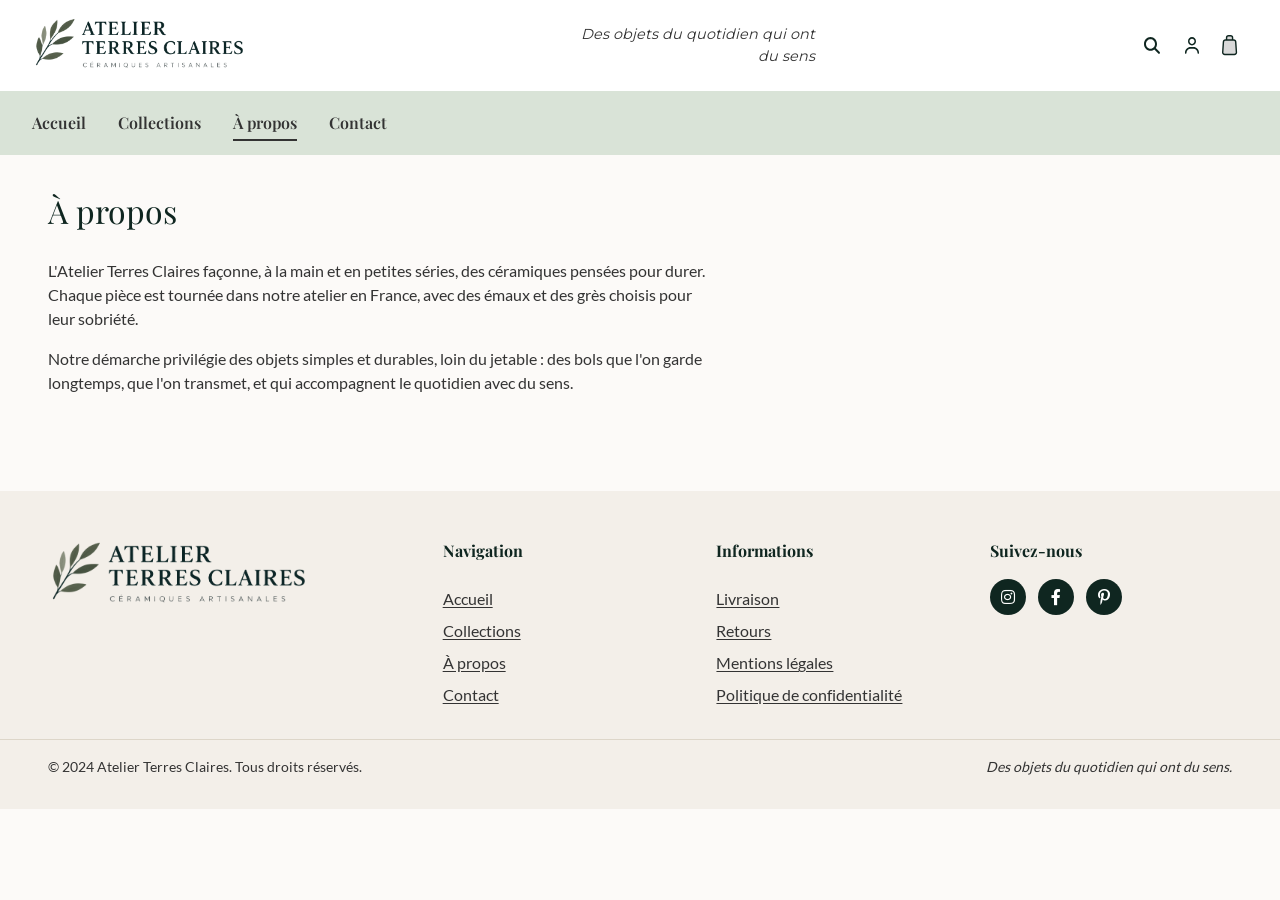
<file: a-propos.html>
<!DOCTYPE html>
<html lang="fr">

<head>
  <meta charset="UTF-8">
  <meta name="viewport" content="width=device-width, initial-scale=1.0">
  <title>À propos — Atelier Terres Claires</title>
  <meta name="description" content="L'histoire et le savoir-faire de l'Atelier Terres Claires, céramiques artisanales françaises.">
  <link rel="stylesheet" href="https://use.fontawesome.com/releases/v5.13.0/css/all.css">
  <link rel="preconnect" href="https://fonts.googleapis.com">
  <link rel="preconnect" href="https://fonts.gstatic.com" crossorigin>
  <link
    href="https://fonts.googleapis.com/css2?family=Lato:ital,wght@0,100;0,300;0,400;0,700;0,900;1,100;1,300;1,400;1,700;1,900&family=Montserrat:ital,wght@0,100..900;1,100..900&family=Playfair+Display:ital,wght@0,500;0,600;0,700;0,900;1,500&display=swap"
    rel="stylesheet">
  <link rel="stylesheet" href="./style.css">
</head>

<body>
  <header>
    <div class="top-header">
      <div class="logo-container">
        <a href="./index.html">
          <img src="./img/logo.png" alt="Atelier Terres Claires — Céramiques artisanales" class="logo-img">
        </a>
      </div>
      <p class="top-header_text">Des objets du quotidien qui ont du sens</p>
      <div class="nav-icons">
        <a href="#" class="icon-link" aria-label="Rechercher">
          <img class="nav-icon" src="./img/magnifying-glass-solid-full.svg" alt="">
        </a>
        <a href="#" class="icon-link" aria-label="Mon compte">
          <img class="nav-icon" src="./img/user-regular-full.svg" alt="">
        </a>
        <a href="#" class="icon-link" aria-label="Panier">
          <img class="nav-icon" src="./img/Shopping-bag.svg" alt="">
        </a>
        <button type="button" class="hamburger-label" id="nav-toggle" aria-expanded="false" aria-controls="site-navbar" aria-label="Ouvrir le menu">
          <i class="fas fa-bars"></i>
        </button>
      </div>
    </div>
    <nav class="navbar" id="site-navbar">
      <a class="navlink" href="./index.html">Accueil</a>
      <a class="navlink" href="./collection.html">Collections</a>
      <a class="navlink active" href="./a-propos.html">À propos</a>
      <a class="navlink" href="./contact.html">Contact</a>
    </nav>
  </header>
  <main>
    <h1 class="page-title">À propos</h1>
    <p class="page-text">L'Atelier Terres Claires façonne, à la main et en petites séries, des céramiques
      pensées pour durer. Chaque pièce est tournée dans notre atelier en France, avec des émaux et des grès
      choisis pour leur sobriété.</p>
    <p class="page-text">Notre démarche privilégie des objets simples et durables, loin du jetable : des bols
      que l'on garde longtemps, que l'on transmet, et qui accompagnent le quotidien avec du sens.</p>
  </main>
  <footer>
    <div class="footer-main">
      <div class="footer-brand">
        <img src="./img/logo.png" alt="Atelier Terres Claires — Céramiques artisanales" class="footer-logo">
      </div>
      <nav class="footer-nav">
        <h3>Navigation</h3>
        <a href="./index.html">Accueil</a>
        <a href="./collection.html">Collections</a>
        <a href="./a-propos.html">À propos</a>
        <a href="./contact.html">Contact</a>
      </nav>
      <nav class="footer-nav">
        <h3>Informations</h3>
        <a href="#">Livraison</a>
        <a href="#">Retours</a>
        <a href="#">Mentions légales</a>
        <a href="#">Politique de confidentialité</a>
      </nav>
      <div class="footer-social">
        <h3>Suivez-nous</h3>
        <div class="social-links">
          <a href="#" class="social-link" aria-label="Instagram"><i class="fab fa-instagram"></i></a>
          <a href="#" class="social-link" aria-label="Facebook"><i class="fab fa-facebook-f"></i></a>
          <a href="#" class="social-link" aria-label="Pinterest"><i class="fab fa-pinterest-p"></i></a>
        </div>
      </div>
    </div>
    <div class="footer-bottom">
      <p>&copy; 2024 Atelier Terres Claires. Tous droits réservés.</p>
      <p class="footer-tagline">Des objets du quotidien qui ont du sens.</p>
    </div>
  </footer>
  <script src="./script.js" defer></script>
</body>

</html>
</file>
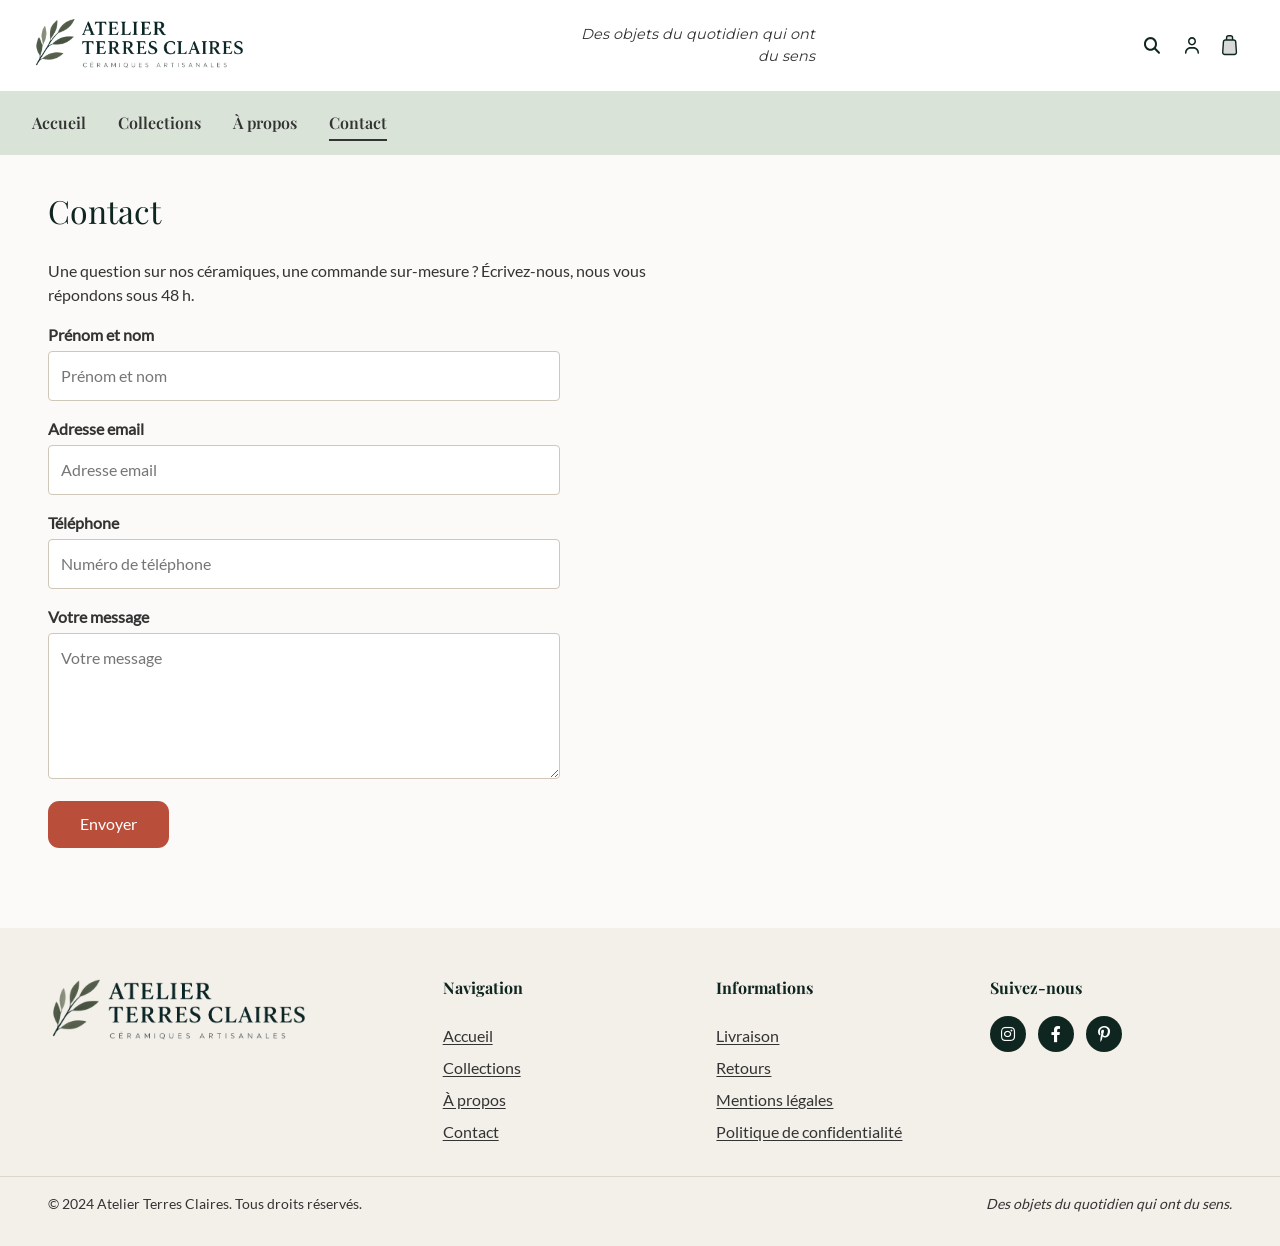
<file: contact.html>
<!DOCTYPE html>
<html lang="fr">

<head>
  <meta charset="UTF-8">
  <meta name="viewport" content="width=device-width, initial-scale=1.0">
  <title>Contact — Atelier Terres Claires</title>
  <meta name="description" content="Contactez l'Atelier Terres Claires pour toute question sur nos céramiques artisanales.">
  <link rel="stylesheet" href="https://use.fontawesome.com/releases/v5.13.0/css/all.css">
  <link rel="preconnect" href="https://fonts.googleapis.com">
  <link rel="preconnect" href="https://fonts.gstatic.com" crossorigin>
  <link
    href="https://fonts.googleapis.com/css2?family=Lato:ital,wght@0,100;0,300;0,400;0,700;0,900;1,100;1,300;1,400;1,700;1,900&family=Montserrat:ital,wght@0,100..900;1,100..900&family=Playfair+Display:ital,wght@0,500;0,600;0,700;0,900;1,500&display=swap"
    rel="stylesheet">
  <link rel="stylesheet" href="./style.css">
</head>

<body>
  <header>
    <div class="top-header">
      <div class="logo-container">
        <a href="./index.html">
          <img src="./img/logo.png" alt="Atelier Terres Claires — Céramiques artisanales" class="logo-img">
        </a>
      </div>
      <p class="top-header_text">Des objets du quotidien qui ont du sens</p>
      <div class="nav-icons">
        <a href="#" class="icon-link" aria-label="Rechercher">
          <img class="nav-icon" src="./img/magnifying-glass-solid-full.svg" alt="">
        </a>
        <a href="#" class="icon-link" aria-label="Mon compte">
          <img class="nav-icon" src="./img/user-regular-full.svg" alt="">
        </a>
        <a href="#" class="icon-link" aria-label="Panier">
          <img class="nav-icon" src="./img/Shopping-bag.svg" alt="">
        </a>
        <button type="button" class="hamburger-label" id="nav-toggle" aria-expanded="false" aria-controls="site-navbar" aria-label="Ouvrir le menu">
          <i class="fas fa-bars"></i>
        </button>
      </div>
    </div>
    <nav class="navbar" id="site-navbar">
      <a class="navlink" href="./index.html">Accueil</a>
      <a class="navlink" href="./collection.html">Collections</a>
      <a class="navlink" href="./a-propos.html">À propos</a>
      <a class="navlink active" href="./contact.html">Contact</a>
    </nav>
  </header>
  <main>
    <h1 class="page-title">Contact</h1>
    <p class="page-text">Une question sur nos céramiques, une commande sur-mesure ? Écrivez-nous, nous vous
      répondons sous 48 h.</p>
    <form class="contact-form" action="process.php" method="post">
      <div>
        <label for="name">Prénom et nom</label>
        <input type="text" name="name" id="name" placeholder="Prénom et nom" required>
      </div>
      <div>
        <label for="email">Adresse email</label>
        <input type="email" name="email" id="email" placeholder="Adresse email" required>
      </div>
      <div>
        <label for="tel">Téléphone</label>
        <input type="tel" name="tel" id="tel" placeholder="Numéro de téléphone">
      </div>
      <div>
        <label for="message">Votre message</label>
        <textarea name="message" id="message" cols="50" rows="5" placeholder="Votre message"></textarea>
      </div>
      <button type="submit" class="button-primary">Envoyer</button>
    </form>
  </main>
  <footer>
    <div class="footer-main">
      <div class="footer-brand">
        <img src="./img/logo.png" alt="Atelier Terres Claires — Céramiques artisanales" class="footer-logo">
      </div>
      <nav class="footer-nav">
        <h3>Navigation</h3>
        <a href="./index.html">Accueil</a>
        <a href="./collection.html">Collections</a>
        <a href="./a-propos.html">À propos</a>
        <a href="./contact.html">Contact</a>
      </nav>
      <nav class="footer-nav">
        <h3>Informations</h3>
        <a href="#">Livraison</a>
        <a href="#">Retours</a>
        <a href="#">Mentions légales</a>
        <a href="#">Politique de confidentialité</a>
      </nav>
      <div class="footer-social">
        <h3>Suivez-nous</h3>
        <div class="social-links">
          <a href="#" class="social-link" aria-label="Instagram"><i class="fab fa-instagram"></i></a>
          <a href="#" class="social-link" aria-label="Facebook"><i class="fab fa-facebook-f"></i></a>
          <a href="#" class="social-link" aria-label="Pinterest"><i class="fab fa-pinterest-p"></i></a>
        </div>
      </div>
    </div>
    <div class="footer-bottom">
      <p>&copy; 2024 Atelier Terres Claires. Tous droits réservés.</p>
      <p class="footer-tagline">Des objets du quotidien qui ont du sens.</p>
    </div>
  </footer>
  <script src="./script.js" defer></script>
</body>

</html>
</file>
<file: style.css>
html {
  font-size: 16px;
  -webkit-text-size-adjust: 100%;
  text-size-adjust: 100%;
}

*,
*::before,
*::after {
  box-sizing: border-box;
}

* {
  margin: 0;
  padding: 0;
}
@font-face {
  font-family: "Montserrat.ttf";
  src: url("./font/Montserrat/Montserrat-VariableFont_wght.ttf")
    format("truetype");
  font-weight: 100 900; /* Range of weights */
  font-style: normal;
}
@font-face {
  font-family: "Lato-regular";
  src: url("./font/Lato/Lato-Regular.ttf");
  font-style: normal;
}
@font-face {
  font-family: "Playfair-display";
  src: url("./font/Playfair_Display/PlayfairDisplay-VariableFont_wght.ttf");
}

body {
  min-height: 100vh;
  line-height: 1.5;
  font-size: 1rem;
  font-family: "Lato-Regular", sans-serif;
  background-color: var(--light-bg);
  color: var(--grey-chart);
  -webkit-font-smoothing: antialiased;
  text-rendering: optimizeSpeed;
}

h1,
h2,
h3,
h4,
h5,
h6 {
  font-weight: inherit;
  font-family: "Playfair-display", serif;
  color: var(--dark-blue);
}

ul,
ol {
  list-style: none;
}

a {
  color: inherit;
  text-decoration: none;
}

a:not([class]) {
  text-decoration: underline;
  text-underline-offset: 0.125rem;
}

img,
picture,
video,
canvas,
svg {
  display: block;
  max-width: 100%;
  height: auto;
}

input,
button,
textarea,
select {
  font: inherit;
  color: inherit;
  letter-spacing: inherit;
}

button {
  cursor: pointer;
  background: none;
  border: none;
}

textarea {
  resize: vertical;
}

fieldset {
  border: none;
  min-width: 0;
}

table {
  border-collapse: collapse;
  border-spacing: 0;
  width: 100%;
}

p,
h1,
h2,
h3,
h4,
h5,
h6 {
  overflow-wrap: break-word;
}

#root,
#app {
  isolation: isolate;
}

@media (prefers-reduced-motion: reduce) {
  *,
  *::before,
  *::after {
    animation-duration: 0.01ms !important;
    animation-iteration-count: 1 !important;
    transition-duration: 0.01ms !important;
    scroll-behavior: auto !important;
  }
}

:root {
  --space-1: 0.25rem;
  --space-2: 0.5rem;
  --space-3: 0.75rem;
  --space-4: 1rem;
  --space-5: 1.5rem;
  --space-6: 2rem;
  --space-7: 3rem;
  --space-8: 4rem;

  --text-xs: 0.75rem;
  --text-sm: 0.875rem;
  --text-base: 1rem;
  --text-lg: 1.125rem;
  --text-xl: 1.25rem;
  --text-2xl: 1.5rem;
  --text-3xl: 1.875rem;
  --text-4xl: 2.25rem;
  --radius-sm: 0.25rem;
  --radius-md: 0.5rem;
  --radius-lg: 1rem;
  --green-chart: #365b48;
  --grey-chart: #333;
  --orange-accent: #b94e3a;
  --orange-accent-dark: #9c3f2d;
  --light-bg: #fcfaf8;
  --footer-bg: #f3efe9;
  --green-light: #d9e3d7;
  --dark-blue: #0f2620;
  --max-width: 1280px;
}

/* header ---------------------------------------------- */
.top-header {
  align-items: center;
  background-color: #fff;
  display: flex;
  justify-content: space-between;
  width: 100%;
  max-width: var(--max-width);
  margin: 0 auto;
  padding: 0 1rem;
}

.top-header_text {
  font-family: "Montserrat.ttf", sans-serif;
  font-style: italic;
  font-size: 0.9rem;
  width: 20%;
  text-align: right;
}

.nav-icons {
  align-items: center;
  display: flex;
  padding: 0rem 1rem 0rem;
}

.icon-link {
  display: inline-flex;
}

.nav-icon {
  height: 1.3rem;
  margin: 0rem 0.6rem 0rem;
}

.logo-img {
  height: 3.7rem;
  margin: 1rem 1rem 1rem;
}

.hamburger-label {
  display: none;
  align-items: center;
  justify-content: center;
  width: 2rem;
  height: 2rem;
  cursor: pointer;
  font-size: 1.4rem;
  margin-left: 0.8rem;
  color: var(--dark-blue);
}

.navbar {
  background-color: var(--green-light);
  display: flex;
  align-items: center;
  height: 4rem;
  padding-left: max(1rem, calc((100% - var(--max-width)) / 2 + 1rem));
}

.navlink {
  padding: 1rem;
  font-family: "Playfair Display", serif;
  font-weight: 600;
}

.navlink:hover {
  text-decoration: underline;
  text-decoration-thickness: 0.1rem;
  text-underline-offset: 0.6rem;
}

.navlink.active {
  text-decoration: underline;
  text-decoration-thickness: 0.1rem;
  text-underline-offset: 0.6rem;
}

/* main -----------------------------------------------*/
main {
  max-width: var(--max-width);
  margin: 0 auto;
  padding: 2rem 3rem;
}

.collection-title {
  color: var(--orange-accent);
  font-size: 0.85rem;
  font-family: "Lato-regular", sans-serif;
  font-weight: 700;
  letter-spacing: 0.1rem;
  text-transform: uppercase;
  margin-bottom: 0.5rem;
}

.hero-title {
  font-size: var(--text-4xl);
  font-weight: 900;
  margin-bottom: var(--space-4);
}

.hero-text {
  color: var(--grey-chart);
  max-width: 32rem;
  margin-bottom: var(--space-5);
}

.hero-container {
  position: relative;
  overflow: hidden;
  border-radius: var(--radius-md);
  min-height: 24rem;
  margin: 1rem 2rem;
}

.hero-left-container {
  position: relative;
  z-index: 1;
  display: flex;
  flex-direction: column;
  justify-content: center;
  width: 50%;
  max-width: 30rem;
  min-height: 24rem;
  padding: 2rem 1.5rem 2rem 2.5rem;
}

.hero-image {
  position: absolute;
  inset: 0;
  width: 100%;
  height: 100%;
  object-fit: cover;
  mask-image: linear-gradient(to right, transparent 5%, black 52%);
  mask-repeat: no-repeat;
  mask-size: 100% 100%;
}

.button-primary {
  align-self: flex-start;
  background-color: var(--orange-accent);
  border-radius: 0.7rem;
  color: #fff;
  display: inline-block;
  padding: 0.7rem 2rem;
  text-align: center;
  transition: background-color 0.15s ease;
}

.button-primary:hover {
  background-color: var(--orange-accent-dark);
}

.products-section {
  margin-top: var(--space-7);
}

.products-section h2 {
  font-size: var(--text-3xl);
  font-weight: 700;
  margin-bottom: var(--space-5);
}

.product-grid {
  display: grid;
  grid-template-columns: repeat(auto-fit, minmax(260px, 1fr));
  gap: var(--space-5);
}

.product-card {
  background: #fff;
  padding: 1rem;
  border: 0.05rem solid #e4dfd7;
  border-radius: var(--radius-md);
}

.product-image {
  width: 100%;
  aspect-ratio: 1 / 1;
  object-fit: cover;
  border-radius: var(--radius-sm);
  margin-bottom: var(--space-4);
}

.product-name {
  font-size: var(--text-lg);
  font-weight: 500;
}

.product-price {
  font-weight: 700;
  color: var(--dark-blue);
  margin: var(--space-2) 0 var(--space-4);
}

.product-card .button-primary {
  width: 100%;
}

.info-banner {
  align-items: center;
  background-color: var(--green-light);
  border-radius: var(--radius-md);
  display: flex;
  gap: var(--space-4);
  margin-top: var(--space-6);
  padding: var(--space-5);
}

.info-banner_icon {
  color: var(--dark-blue);
  font-size: 1.5rem;
}

.info-banner p {
  display: flex;
  flex-direction: column;
  color: var(--dark-blue);
}

.info-banner_title {
  font-weight: 700;
}

.info-banner_subtitle {
  font-size: var(--text-sm);
  color: var(--green-chart);
}

/* footer -----------------------------------------------*/
footer {
  background-color: var(--footer-bg);
  margin-top: var(--space-7);
}

.footer-main {
  display: grid;
  grid-template-columns: 1.5fr 1fr 1fr 1fr;
  gap: var(--space-6);
  max-width: var(--max-width);
  margin: 0 auto;
  padding: var(--space-7) 3rem var(--space-6);
}

.footer-logo {
  height: 4.5rem;
}

.footer-nav h3,
.footer-social h3 {
  font-size: var(--text-base);
  font-weight: 700;
  margin-bottom: var(--space-4);
}

.footer-nav {
  display: flex;
  flex-direction: column;
  gap: var(--space-2);
}

.footer-nav a:hover {
  text-decoration: underline;
}

.social-links {
  display: flex;
  gap: var(--space-3);
}

.social-link {
  align-items: center;
  background-color: var(--dark-blue);
  border-radius: 50%;
  color: #fff;
  display: flex;
  height: 2.25rem;
  justify-content: center;
  width: 2.25rem;
}

.footer-bottom {
  align-items: center;
  border-top: 0.05rem solid #ddd6c9;
  display: flex;
  justify-content: space-between;
  max-width: var(--max-width);
  margin: 0 auto;
  padding: var(--space-4) 3rem var(--space-6);
  font-size: var(--text-sm);
}

.footer-tagline {
  font-style: italic;
}

/* forms (contact page) ----------------------------------*/
.contact-form {
  display: flex;
  flex-direction: column;
  gap: var(--space-4);
  max-width: 32rem;
}

.contact-form label {
  font-weight: 700;
  margin-bottom: var(--space-1);
  display: block;
}

.contact-form input,
.contact-form textarea {
  width: 100%;
  padding: var(--space-3);
  border: 0.05rem solid #cfc7b8;
  border-radius: var(--radius-sm);
  background-color: #fff;
}

.contact-form input:focus,
.contact-form textarea:focus {
  outline: 0.1rem solid var(--orange-accent);
}

.page-title {
  margin-bottom: var(--space-5);
}

.page-text {
  max-width: 42rem;
  margin-bottom: var(--space-4);
}

/* responsive --------------------------------------------*/
@media (max-width: 900px) {
  .top-header_text {
    display: none;
  }
  .logo-img {
    height: 2rem;
    margin: 1rem 1rem 1rem;
  }
  .hero-container {
    width: calc(100% + 6rem);
    margin: 1rem -3rem;
    min-height: 26rem;
    border-radius: 0;
  }

  .hero-left-container {
    width: 60%;
    max-width: 22rem;
    min-height: 26rem;
    padding: 2rem 1rem 2rem 3rem;
  }

  .hero-image {
    mask-image: linear-gradient(to right, transparent 5%, black 55%);
  }

  .footer-main {
    grid-template-columns: 1fr 1fr;
  }
}

@media (max-width: 600px) {
  main {
    padding: 1.5rem 1.25rem;
  }

  .top-header {
    height: fit-content;
  }
  .hamburger-label {
    display: inline-flex;
  }

  .navbar {
    flex-direction: column;
    align-items: stretch;
    height: auto;
    max-height: 0;
    overflow: hidden;
    opacity: 0;
    padding: 0;
    transition:
      max-height 0.3s ease,
      opacity 0.25s ease,
      padding 0.3s ease;
  }

  .navbar.is-open {
    max-height: 20rem;
    opacity: 1;
    padding: var(--space-2) 0;
  }

  .navlink {
    padding: var(--space-3) var(--space-5);
  }

  .hero-container {
    width: calc(100% + 2.5rem);
    margin: 0.5rem -1.25rem;
    min-height: 28rem;
  }

  .hero-left-container {
    width: 62%;
    max-width: none;
    min-height: 28rem;
    padding: 2rem 1rem 2rem 1.25rem;
  }

  .product-grid {
    grid-template-columns: 1fr;
  }

  .product-card {
    display: flex;
    gap: var(--space-4);
    align-items: stretch;
  }

  .product-image {
    width: 6.5rem;
    aspect-ratio: auto;
    flex-shrink: 0;
    margin-bottom: 0;
  }

  .product-info {
    flex: 1;
    min-width: 0;
  }

  .info-banner {
    flex-direction: row;
    align-items: flex-start;
  }

  .footer-main {
    grid-template-columns: 1fr;
    text-align: center;
    padding: var(--space-6) 1.5rem;
  }

  .footer-brand {
    display: flex;
    justify-content: center;
  }

  .social-links {
    justify-content: center;
  }
  .social-link img {
    height: 70%;
    max-width: 60%;
  }

  .footer-bottom {
    flex-direction: column;
    gap: var(--space-2);
    text-align: center;
    padding: var(--space-4) 1.5rem var(--space-6);
  }
}

.product-detail {
  display: flex;
  gap: 1rem;
}
.product-info {
  display: flex;
  flex-direction: column;
  width: 50%;
  justify-content: space-between;
}
.cart-section {
  display: flex;
  flex-direction: column;
  gap: 1rem;
}
.quantity-section {
  display: flex;
  justify-content: space-between;
}
table {
  text-align: center;
  width: 30%;
}

.table-data {
  border: 1px #999 solid;
  padding: 0;
  color: var(--grey-chart);
  border-collapse: collapse;
  border-spacing: 0;
}

.product-icon-section {
  display: flex;
  justify-content: space-between;
}

:where(
  .wp-block-woocommerce-customer-account
).wc-block-customer-account--has-dropdown {
  margin-left: 0.8rem;
}
</file>
